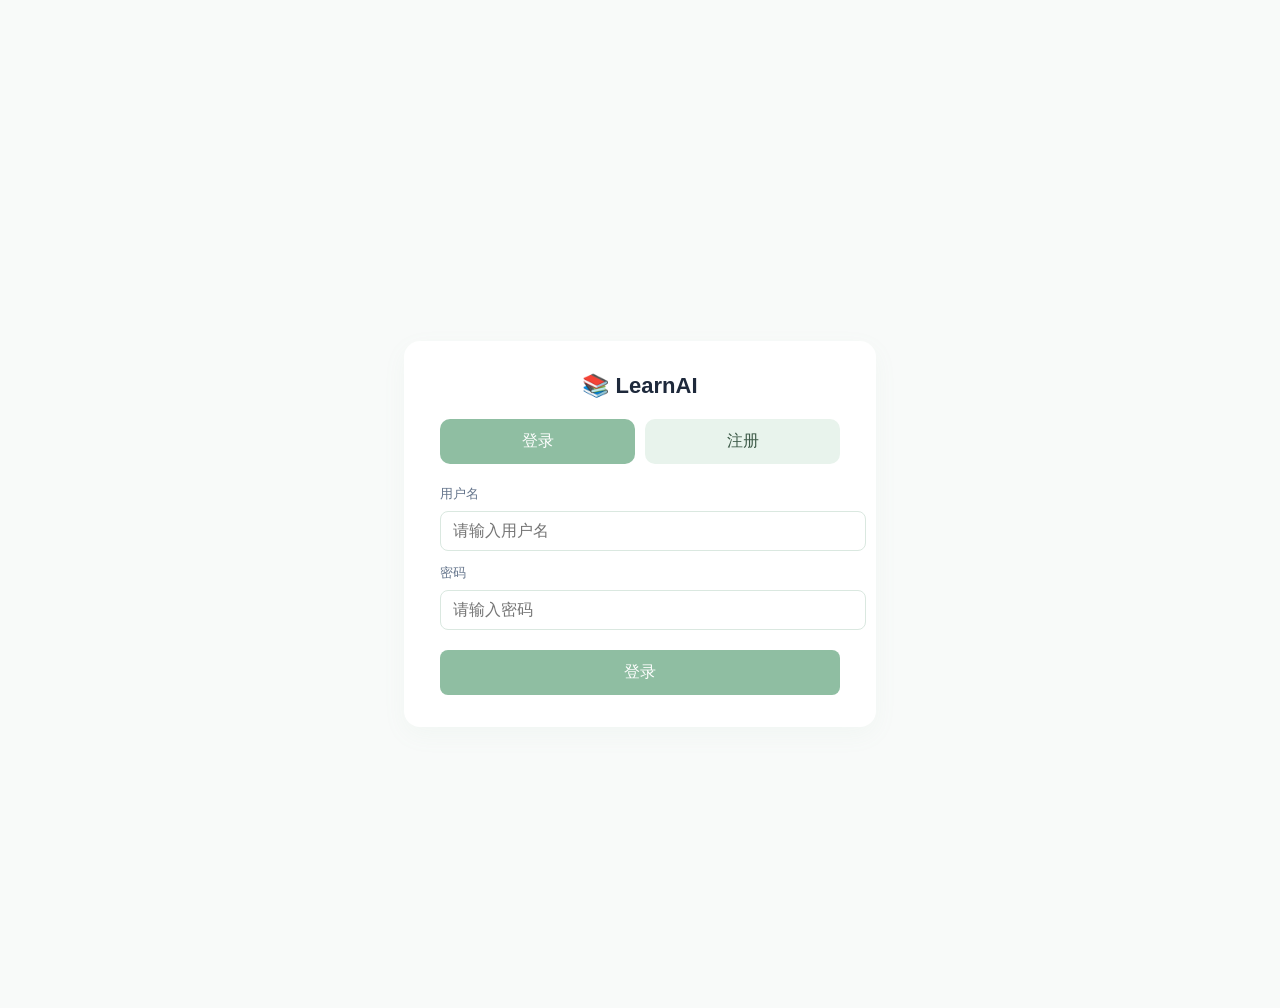
<file: static/login.html>
<!DOCTYPE html>
<html lang="zh-CN">
<head>
  <meta charset="UTF-8" />
  <meta name="viewport" content="width=device-width, initial-scale=1.0" />
  <title>LearnAI 登录注册</title>
  <link rel="stylesheet" href="css/style.css" />
  <style>
    .auth-wrapper {
      display: flex; justify-content: center; align-items: center;
      min-height: 100vh; padding: 24px;
    }
    .auth-card {
      background: var(--bg-primary); border-radius: 16px;
      box-shadow: var(--card-shadow); padding: 32px 36px;
      width: 100%; max-width: 400px;
    }
    .auth-card h2 { margin: 0 0 20px; text-align: center; font-size: 22px; color: var(--text-primary); }
    .auth-card label { font-size: 13px; color: var(--text-secondary); }
    .auth-card input { margin-bottom: 12px; }
    .auth-card button { width: 100%; margin-top: 8px; }
    .pw-hint { font-size: 12px; color: var(--text-secondary); margin: -8px 0 12px; }
  </style>
</head>
<body>
  <div class="auth-wrapper">
    <div class="auth-card">
      <h2>📚 LearnAI</h2>
      <div class="tabs">
        <div id="tab-login" class="tab active">登录</div>
        <div id="tab-register" class="tab">注册</div>
      </div>
      <div id="form-message" class="card hidden" style="background:#fff3cd;color:#664d03;"></div>
      <form id="login-form">
        <label>用户名</label>
        <input id="login-username" type="text" placeholder="请输入用户名" required />
        <label>密码</label>
        <input id="login-password" type="password" placeholder="请输入密码" minlength="6" required />
        <button type="submit">登录</button>
      </form>
      <form id="register-form" class="hidden">
        <label>用户名</label>
        <input id="register-username" type="text" placeholder="请输入用户名" required />
        <label>密码</label>
        <input id="register-password" type="password" placeholder="至少6位，建议字母+数字" minlength="6" required />
        <p class="pw-hint">* 密码至少 6 位，建议包含字母和数字</p>
        <button type="submit">注册并开始</button>
      </form>
    </div>
  </div>
  <script src="js/app.js"></script>
  <script>initLoginPage();</script>
</body>
</html>
</file>
<file: static/css/style.css>
:root {
  --bg-primary: #ffffff;
  --bg-secondary: #f8faf9;
  --text-primary: #1e293b;
  --text-secondary: #64748b;
  --border-color: #dae8e0;
  --card-shadow: 0 8px 24px rgba(140, 180, 155, 0.06);
  --button-primary: #8fbea2;
  --button-hover: #7aaa8f;
  --accent-color: #b5d5c2;
  --info-bg: #e8f3ec;
  --info-text: #3d5a48;
}

:root.dark-mode {
  --bg-primary: #0f172a;
  --bg-secondary: #0d1f18;
  --text-primary: #ecfdf5;
  --text-secondary: #b5d5c2;
  --border-color: #4a7a5e;
  --card-shadow: 0 8px 24px rgba(140, 180, 155, 0.15);
  --button-primary: #8fbea2;
  --button-hover: #b5d5c2;
  --accent-color: #6a9a7e;
  --info-bg: #1a3a28;
  --info-text: #d4ece0;
}

html, body {
  margin: 0;
  padding: 0;
}

body {
  padding-top: 60px;
  font-family: Arial, sans-serif;
  background: var(--bg-secondary);
  color: var(--text-primary);
  transition: background 0.3s, color 0.3s;
}
.container {
  max-width: 1200px;
  margin: 0 auto;
  padding: 24px 32px;
}
.card {
  background: var(--bg-primary);
  border-radius: 12px;
  box-shadow: var(--card-shadow);
  padding: 20px;
  margin-bottom: 20px;
  transition: background 0.3s, box-shadow 0.3s;
}
button, input, select, textarea {
  font: inherit;
}
button {
  border: none;
  border-radius: 8px;
  padding: 12px 18px;
  background: var(--button-primary);
  color: #fff;
  cursor: pointer;
  transition: background 0.2s;
}
button:hover {
  background: var(--button-hover);
}
button.secondary {
  background: #5a5f73;
}
input, select, textarea {
  width: 100%;
  padding: 10px 12px;
  border: 1px solid var(--border-color);
  border-radius: 8px;
  margin-top: 8px;
  margin-bottom: 16px;
  background: var(--bg-primary);
  color: var(--text-primary);
  transition: background 0.3s, border 0.3s;
}
input:focus, select:focus, textarea:focus {
  outline: none;
  border-color: var(--button-primary);
  box-shadow: 0 0 0 3px rgba(140, 180, 155,0.15);
}
.tabs {
  display: flex;
  gap: 10px;
  margin-bottom: 20px;
}
.tab {
  flex: 1;
  padding: 12px;
  text-align: center;
  border-radius: 10px;
  background: var(--info-bg);
  color: var(--info-text);
  cursor: pointer;
  transition: all 0.2s;
}
.tab.active {
  background: var(--button-primary);
  color: white;
}
.grid {
  display: grid;
  gap: 16px;
}
.grid-3 {
  grid-template-columns: repeat(auto-fit, minmax(260px, 1fr));
}
.info-row {
  display: flex;
  gap: 16px;
  flex-wrap: wrap;
}
.info-block {
  background: var(--info-bg);
  color: var(--info-text);
  border-radius: 12px;
  padding: 16px;
  flex: 1;
  min-width: 180px;
  transition: background 0.3s;
}
.badge {
  display: inline-block;
  padding: 4px 10px;
  border-radius: 999px;
  background: var(--info-bg);
  color: var(--info-text);
  font-size: 12px;
}
.note-button {
  position: fixed;
  right: 24px;
  bottom: 24px;
  width: 58px;
  height: 58px;
  border-radius: 50%;
  background: var(--accent-color);
  color: #fff;
  display: grid;
  place-items: center;
  box-shadow: var(--card-shadow);
  cursor: pointer;
  font-size: 24px;
  border: none;
  transition: all 0.2s;
}
.note-button:hover {
  transform: scale(1.1);
}
.hidden {
  display: none;
}
.section-title {
  margin-top: 0;
}
.table {
  width: 100%;
  border-collapse: collapse;
}
.table th, .table td {
  padding: 10px;
  border-bottom: 1px solid var(--border-color);
  color: var(--text-primary);
}
.table th {
  text-align: left;
  color: var(--text-secondary);
}
textarea {
  min-height: 160px;
}
.theme-toggle {
  position: fixed;
  top: 20px;
  right: 20px;
  background: var(--button-primary);
  color: white;
  border: none;
  border-radius: 50%;
  width: 50px;
  height: 50px;
  font-size: 24px;
  cursor: pointer;
  display: flex;
  align-items: center;
  justify-content: center;
  box-shadow: var(--card-shadow);
  transition: all 0.3s;
  z-index: 1000;
}
.theme-toggle:hover {
  transform: scale(1.1);
}

/* ===== Google-style Top Navbar ===== */
.top-nav {
  display: flex;
  align-items: center;
  justify-content: space-between;
  padding: 0 24px;
  height: 60px;
  background: var(--bg-primary);
  border-bottom: 1px solid var(--border-color);
  box-shadow: 0 1px 4px rgba(0,0,0,0.06);
  position: fixed;  /* 从 sticky 改成 fixed */
  top: 0;
  left: 0;
  right: 0;
  z-index: 999;
}
.nav-left {
  display: flex;
  align-items: center;
  gap: 12px;
}
.nav-logo {
  font-size: 20px;
  font-weight: bold;
  color: var(--button-primary);
  text-decoration: none;
  cursor: pointer;
  display: flex;
  align-items: center;
  gap: 8px;
}
.nav-logo:hover {
  opacity: 0.85;
}
.nav-right {
  display: flex;
  align-items: center;
  gap: 16px;
}
.nav-avatar-wrapper {
  position: relative;
}
.nav-avatar {
  width: 36px;
  height: 36px;
  border-radius: 50%;
  background: var(--button-primary);
  color: white;
  display: flex;
  align-items: center;
  justify-content: center;
  font-weight: bold;
  font-size: 16px;
  cursor: pointer;
  transition: all 0.2s;
  border: 2px solid transparent;
}
.nav-avatar:hover {
  border-color: var(--accent-color);
  box-shadow: 0 2px 8px rgba(140, 180, 155,0.3);
}
.nav-user-dropdown {
  position: absolute;
  top: 44px;
  right: 0;
  background: var(--bg-primary);
  border-radius: 12px;
  box-shadow: 0 8px 32px rgba(0,0,0,0.15);
  min-width: 200px;
  padding: 8px 0;
  display: none;
  z-index: 1001;
}
.nav-user-dropdown.show {
  display: block;
}
.nav-dropdown-userinfo {
  padding: 12px 16px;
  border-bottom: 1px solid var(--border-color);
  text-align: center;
}
.nav-dropdown-name {
  font-weight: bold;
  color: var(--text-primary);
  font-size: 14px;
}
.nav-dropdown-email {
  font-size: 12px;
  color: var(--text-secondary);
  margin-top: 2px;
}
.nav-dropdown-item {
  padding: 10px 16px;
  color: var(--text-primary);
  cursor: pointer;
  font-size: 14px;
  transition: background 0.15s;
  display: flex;
  align-items: center;
  gap: 10px;
  text-decoration: none;
}
.nav-dropdown-item:hover {
  background: var(--info-bg);
}
.nav-dropdown-divider {
  height: 1px;
  background: var(--border-color);
  margin: 4px 0;
}
.nav-theme-btn {
  width: 36px;
  height: 36px;
  border-radius: 50%;
  background: transparent;
  color: var(--text-primary);
  border: none;
  font-size: 20px;
  cursor: pointer;
  display: flex;
  align-items: center;
  justify-content: center;
  transition: background 0.2s;
}
.nav-theme-btn:hover {
  background: var(--info-bg);
}
body.has-nav {
  padding-top: 60px;
}

/* ===== 全局笔记本浮窗 ===== */
/* ===== AI 浮窗 ===== */
.ai-fab {
  position: fixed;
  right: 24px;
  bottom: 96px;
  width: 56px;
  height: 56px;
  border-radius: 50%;
  background: linear-gradient(135deg, #8fbea2, #7aaa8f);
  color: white;
  font-size: 24px;
  border: none;
  cursor: pointer;
  box-shadow: 0 4px 16px rgba(140, 180, 155,0.3);
  transition: all 0.2s;
  z-index: 998;
  display: flex;
  align-items: center;
  justify-content: center;
}
.ai-fab:hover {
  transform: scale(1.1);
}
.ai-float {
  position: fixed;
  right: 24px;
  bottom: 168px;
  width: 400px;
  background: var(--bg-primary);
  border-radius: 16px;
  box-shadow: 0 12px 48px rgba(0,0,0,0.18);
  z-index: 997;
  display: flex;
  flex-direction: column;
  overflow: hidden;
}
.ai-float-header {
  display: flex;
  justify-content: space-between;
  align-items: center;
  padding: 12px 16px;
  border-bottom: 1px solid var(--border-color);
  font-weight: bold;
  color: var(--text-primary);
}
.ai-float .chat-message { max-width: 90%; font-size: 13px; }

.notebook-fab {
  position: fixed;
  right: 24px;
  bottom: 24px;
  width: 56px;
  height: 56px;
  border-radius: 50%;
  background: var(--button-primary);
  color: white;
  font-size: 24px;
  border: none;
  cursor: pointer;
  box-shadow: 0 4px 16px rgba(140, 180, 155,0.3);
  transition: all 0.2s;
  z-index: 998;
  display: flex;
  align-items: center;
  justify-content: center;
}
.notebook-fab:hover {
  transform: scale(1.1);
  box-shadow: 0 6px 24px rgba(140, 180, 155,0.4);
}
.notebook-float {
  position: fixed;
  right: 24px;
  bottom: 96px;
  width: 380px;
  max-height: 500px;
  background: var(--bg-primary);
  border-radius: 16px;
  box-shadow: 0 12px 48px rgba(0,0,0,0.18);
  z-index: 997;
  display: flex;
  flex-direction: column;
}
.notebook-float-header {
  display: flex;
  justify-content: space-between;
  align-items: center;
  padding: 16px 20px;
  border-bottom: 1px solid var(--border-color);
  font-weight: bold;
  color: var(--text-primary);
}
.notebook-float-body {
  flex: 1;
  overflow-y: auto;
  padding: 0 20px 16px;
  max-height: 380px;
}
.notebook-float-item {
  padding: 12px;
  margin: 8px 0;
  background: var(--info-bg);
  border-radius: 8px;
  cursor: pointer;
  transition: all 0.15s;
  border-left: 4px solid var(--button-primary);
}
.notebook-float-item:hover {
  transform: translateX(4px);
}
.notebook-float-item-title {
  font-weight: bold;
  color: var(--text-primary);
  font-size: 14px;
  margin-bottom: 4px;
}
.notebook-float-item-preview {
  font-size: 12px;
  color: var(--text-secondary);
  overflow: hidden;
  text-overflow: ellipsis;
  white-space: nowrap;
}
/* ===== 笔记页面 ===== */

.notes-toolbar{
    display:flex;
    justify-content:space-between;
    align-items:center;
    margin-bottom:24px;
}

.notes-actions{
    display:flex;
    gap:12px;
    align-items:center;
}

.notes-actions input{
    width:240px;
}

#note-list{
    display:grid;
    grid-template-columns:repeat(auto-fill,minmax(300px,1fr));
    gap:20px;
}

.note-card{
    background:#fff;
    border-radius:14px;
    padding:18px;
    box-shadow:0 2px 8px rgba(0,0,0,.05);
    transition:.2s;
    cursor:pointer;
}

.note-card:hover{
    transform:translateY(-4px);
    box-shadow:0 12px 30px rgba(0,0,0,.12);
}
</file>
